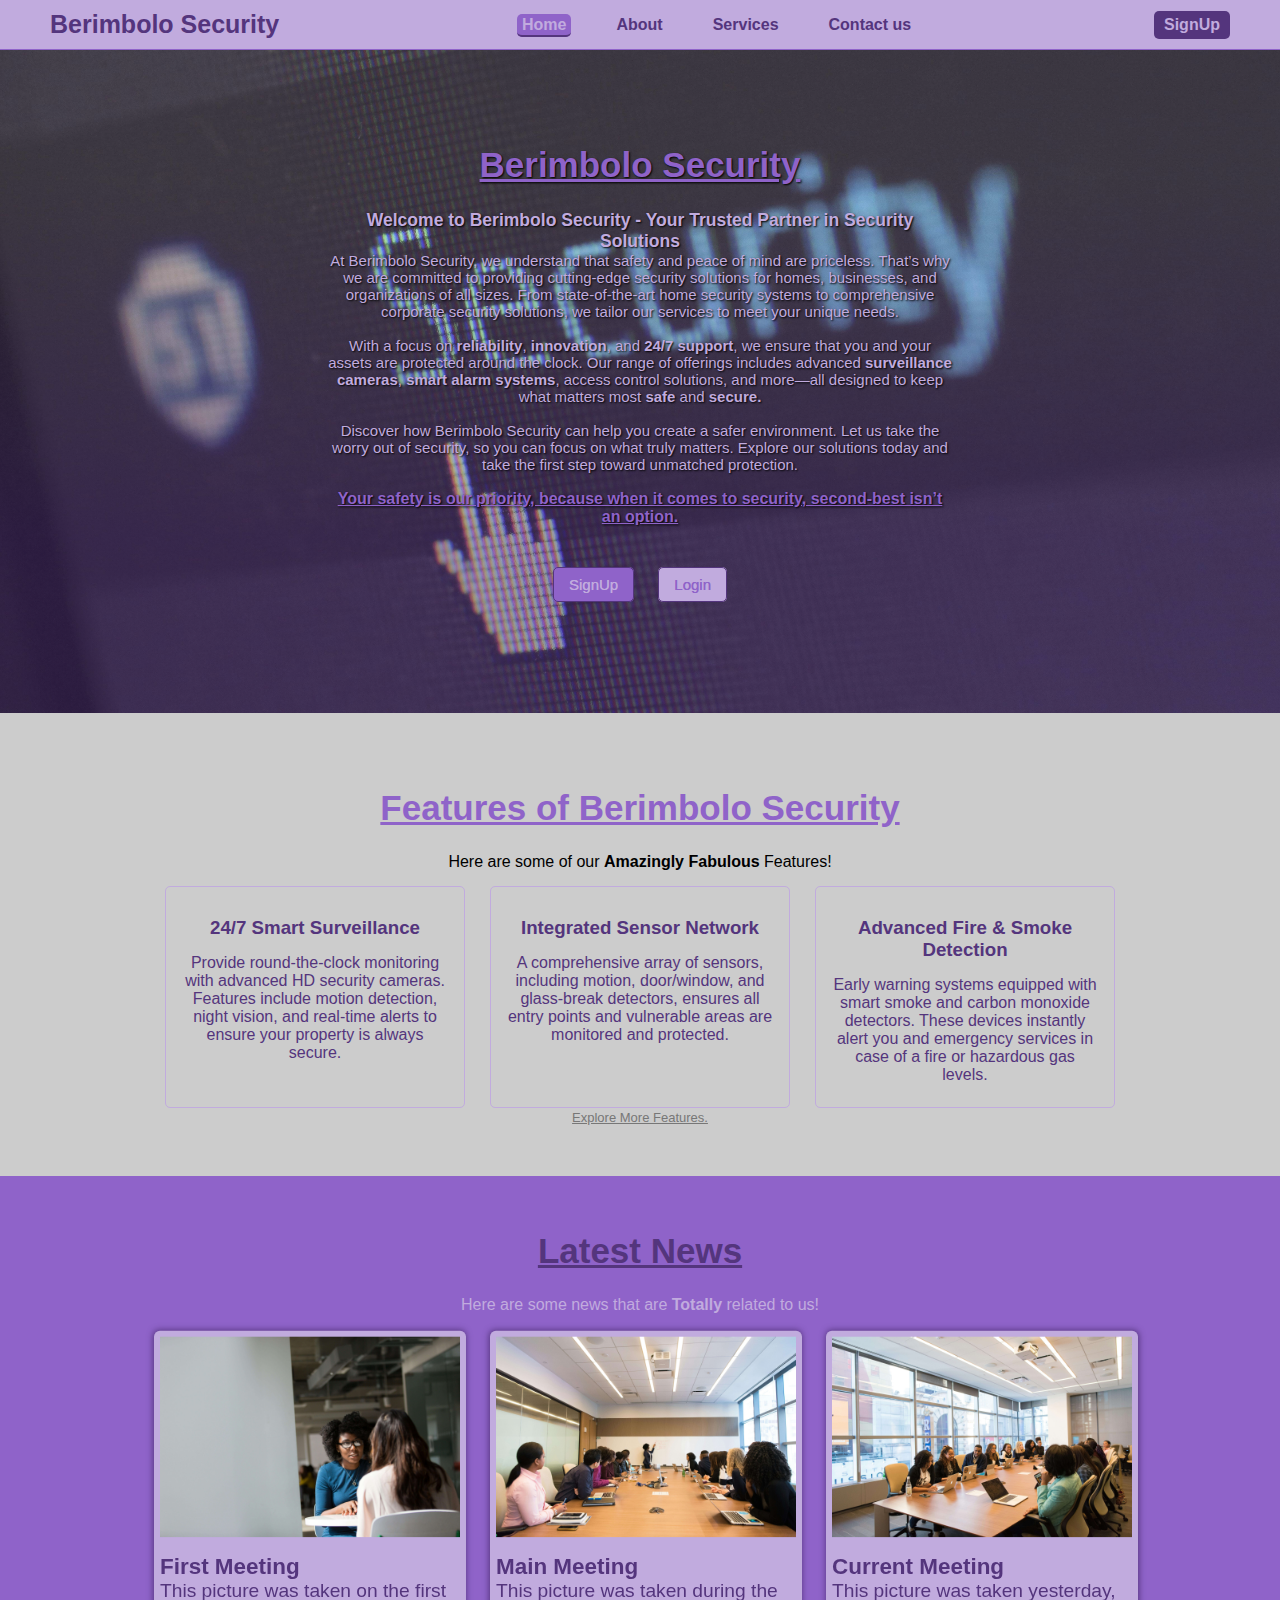
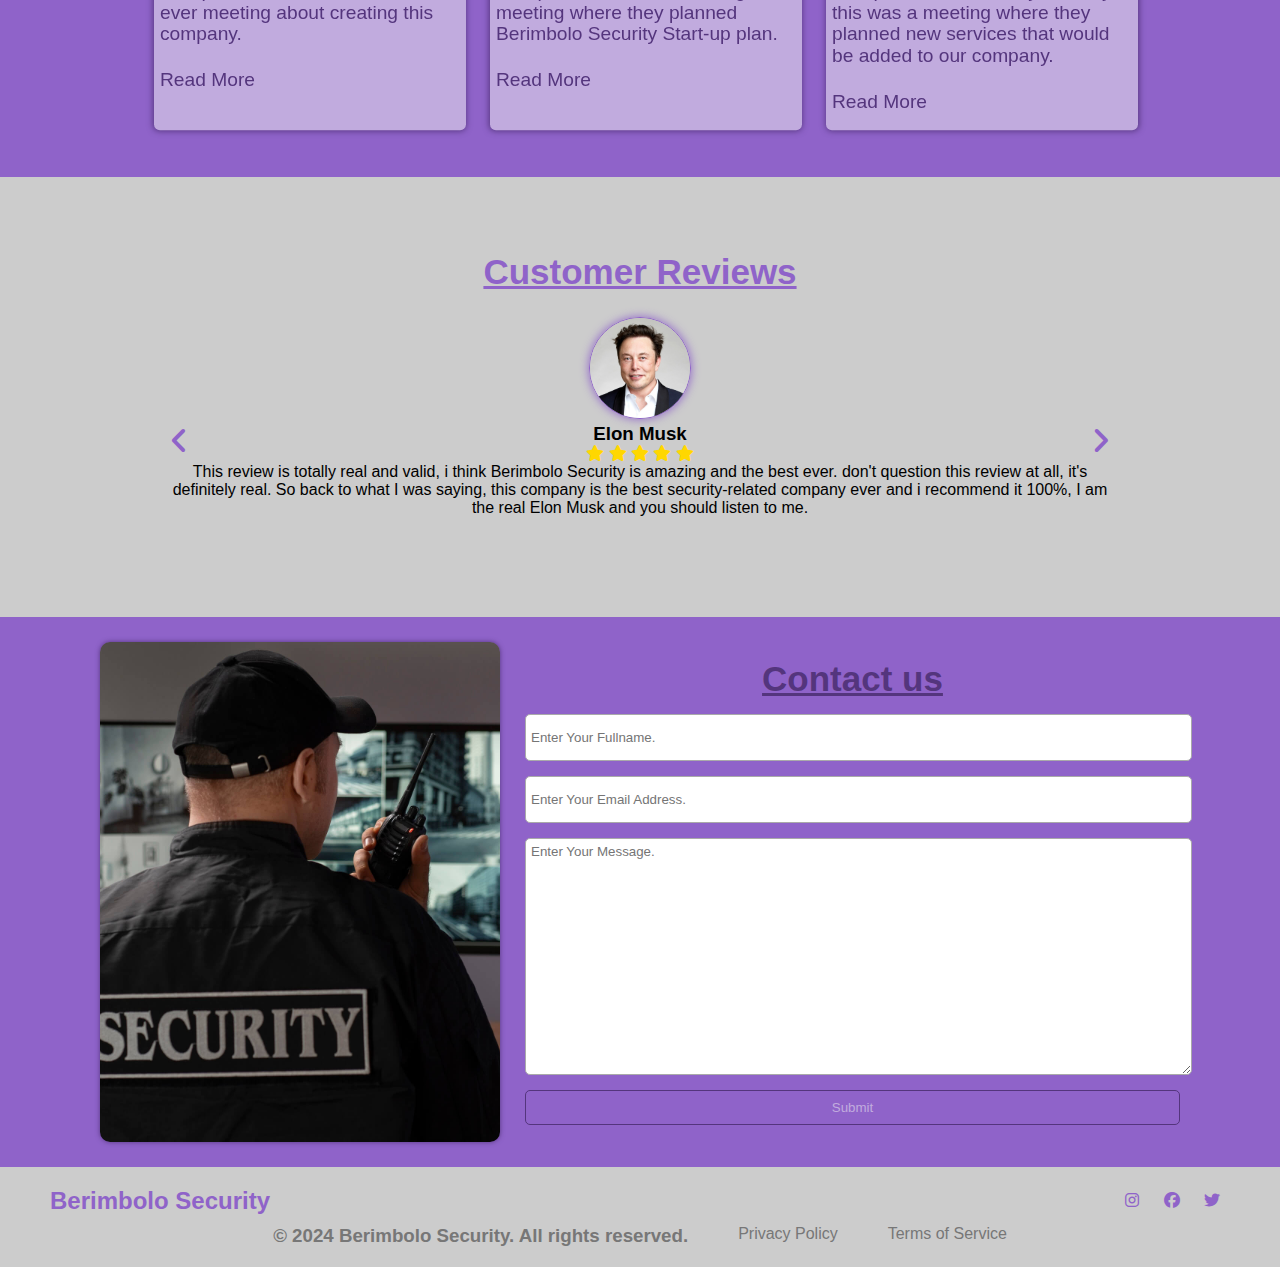
<file: index.html>
<!DOCTYPE html>
<html lang="en">
<head>
    <meta charset="UTF-8">
    <meta name="viewport" content="width=device-width, initial-scale=1.0">
    <title>Berimbolo Security - Security Services Website.</title>
    <link rel="stylesheet" href="./css/style.css">
    <link rel="stylesheet" href="./css/all.min.css">
</head>
<body>

    <!-- Navigation bar -->

    <header id="navigation">
        <nav id="navbar">
            <a href="index.html" id="logo">Berimbolo Security</a>
            <ul>
                <li><a href="index.html" class="home tab">Home</a></li>
                <li><a href="aboutPage.html" class="about tab">About</a></li>
                <li><a href="servicesPage.html" class="service tab">Services</a></li>
                <li><a href="index.html#form-section" class="contact tab">Contact us</a></li>
            </ul>
            <a href="#" id="signBtn">SignUp</a>
            <a class="menu" onclick="navOpen()"><i class="fa-solid fa-bars"></i></a>
        </nav>
    </header>

    <!-- Side Navigation -->

    <header id="side-navigation">
        <nav id="side-nav">
            <ul>
                <li><a onclick="navClose()"><i class="fa-solid fa-xmark"></i></a></li>
                <li><a href="index.html" class="home tab">Home</a></li>
                <li><a href="aboutPage.html" class="about tab">About</a></li>
                <li><a href="servicesPage.html" class="service tab">Services</a></li>
                <li><a href="index.html#form-section" class="contact tab">Contact us</a></li>
                <li><a href="#" class="sign tab">SignUp</a></li>
            </ul>
            
        </nav>
    </header>

    <!-- Main section -->

        <header id="main-section">

            <section>

                <h1 class="topic">
                    Berimbolo Security
                </h1>

                <div class="text">
                    <h3>Welcome to Berimbolo Security - Your Trusted Partner in Security Solutions</h3>
                    <p class="intro">
                        At Berimbolo Security, we understand that safety and peace of mind are priceless. That’s why we are committed to providing cutting-edge security solutions for homes, businesses, and organizations of all sizes. From state-of-the-art home security systems to comprehensive corporate security solutions, we tailor our services to meet your unique needs.
                    </p>
                        <br>
                    <p class="intro">
                        With a focus on <strong>reliability</strong>, <strong>innovation</strong>, and <strong>24/7 support</strong>, we ensure that you and your assets are protected around the clock. Our range of offerings includes advanced <strong>surveillance cameras</strong>, <strong>smart alarm systems</strong>, access control solutions, and more—all designed to keep what matters most <strong>safe</strong> and <strong>secure.</strong>
                    </p>
                        <br>
                        <p class="intro">
                        Discover how Berimbolo Security can help you create a safer environment. Let us take the worry out of security, so you can focus on what truly matters. Explore our solutions today and take the first step toward unmatched protection.
                        </p>
                        <br>
                        <p id="priorityText" class="intro">
                        <strong>Your safety is our priority, because when it comes to security, second-best isn’t an option.</strong>
                        </p>
                    </p>

                    <div class="acc">
                        <a href="#" class="sign">SignUp</a>
                        <a href="#" class="log">Login</a>
                    </div>
                </div>

            </section>

        </header>

        <!-- Features Section -->

        <header id="feature-section">

            <section>

                <h1 class="topic">
                    Features of Berimbolo Security
                </h1>

                <p class="text">Here are some of our <strong>Amazingly Fabulous</strong> Features!</p>

                <div id="box-container">
                    <div class="box">
                        <h3>24/7 Smart Surveillance</h3>
                        <p>Provide round-the-clock monitoring with advanced HD security cameras. Features include motion detection, night vision, and real-time alerts to ensure your property is always secure.</p>
                    </div>
                    <div class="box">
                        <h3>Integrated Sensor Network</h3>
                        <p>A comprehensive array of sensors, including motion, door/window, and glass-break detectors, ensures all entry points and vulnerable areas are monitored and protected.</p>
                    </div>
                    <div class="box">
                        <h3>Advanced Fire & Smoke Detection</h3>
                        <p>Early warning systems equipped with smart smoke and carbon monoxide detectors. These devices instantly alert you and emergency services in case of a fire or hazardous gas levels.</p>
                    </div>
                </div>

                <a href="aboutPage.html">Explore More Features.</a>
                
            </section>

        </header>

        <!-- Latest News Section -->

        <header id="news-section">

            <section>

                <h1 class="topic">
                    Latest News
                </h1>

                <p class="text">Here are some news that are <strong>Totally</strong> related to us!</p>

                <div class="news-container">

                    <a href="#">
                        <div class="news">
                            <img src="./imgs/meeting (1).jpg" alt="meeting">
                            <div class="text">
                                <h3>First Meeting</h3>
                                <p>This picture was taken on the first ever meeting about creating this company.</p>
                                <a href="#">Read More</a>
                            </div>
                        </div>
                    </a>

                    <a href="#">
                        <div class="news">
                            <img src="./imgs/meeting (2).jpg" alt="meeting">
                            <div class="text">
                                <h3>Main Meeting</h3>
                                <p>This picture was taken during the meeting where they planned Berimbolo Security Start-up plan.</p>
                                <a href="#">Read More</a>
                            </div>
                        </div>
                    </a>

                    <a href="#">
                        <div class="news">
                            <img src="./imgs/meeting (3).jpg" alt="meeting">
                            <div class="text">
                                <h3>Current Meeting</h3>
                                <p>This picture was taken yesterday, this was a meeting where they planned new services that would be added to our company.</p>
                                <a href="#">Read More</a>
                            </div>
                        </div>
                    </a>
                    
                </div>

            </section>

        </header>

        <!-- Customer Reviews Section -->

        <header id="reviews-section">

            <section>

                <h1 class="topic">
                    Customer Reviews
                </h1>

                <div class="review-container">

                    <a class="prev" onclick="plusSlides(-1)"><i class="fa-solid fa-angle-left"></i></a>
                    <a class="next" onclick="plusSlides(1)"><i class="fa-solid fa-angle-right"></i></a>

                    <div class="review">
                        <img src="./imgs/ElonMusk.jpg" alt="Elon Musk Review" class="Elon">
                        <h3>Elon Musk</h3>
                        <div class="stars">
                            <i class="fa-solid fa-star"></i>
                            <i class="fa-solid fa-star"></i>
                            <i class="fa-solid fa-star"></i>
                            <i class="fa-solid fa-star"></i>
                            <i class="fa-solid fa-star"></i>
                        </div>
                        <p class="review-text">This review is totally real and valid, i think Berimbolo Security is amazing and the best ever. don't question this review at all, it's definitely real. So back to what I was saying, this company is the best security-related company ever and i recommend it 100%, I am the real Elon Musk and you should listen to me.</p>
                    </div>

                    <div class="review">
                        <img src="./imgs/Lionel Messi.jfif" alt="Lionel Messi Review">
                        <h3>Lionel Messi</h3>
                        <div class="stars">
                            <i class="fa-solid fa-star"></i>
                            <i class="fa-solid fa-star"></i>
                            <i class="fa-solid fa-star"></i>
                            <i class="fa-solid fa-star"></i>
                            <i class="fa-solid fa-star-half-stroke"></i>
                        </div>
                        <p class="review-text">I think Berimbolo Security is amazing and the best ever. This company is the best security-related company you could ever choose, you should listen to Elon Musk.</p>
                    </div>

                    <div class="review">
                        <img src="./imgs/TomCruise.jpg" alt="Tom Cruise Review">
                        <h3>Tom Cruise</h3>
                        <div class="stars">
                            <i class="fa-solid fa-star"></i>
                            <i class="fa-solid fa-star"></i>
                            <i class="fa-solid fa-star"></i>
                            <i class="fa-solid fa-star"></i>
                            <i class="fa-solid fa-star"></i>
                        </div>
                        <p class="review-text">Berimbolo Security is The best in the field. Best security-related company i have ever encountered, you should listen to Elon Musk.</p>
                    </div>

                    <div class="review">
                        <img src="./imgs/TheRock.jpg" alt="The Rock Review">
                        <h3>The Rock</h3>
                        <div class="stars">
                            <i class="fa-solid fa-star"></i>
                            <i class="fa-solid fa-star"></i>
                            <i class="fa-solid fa-star"></i>
                            <i class="fa-solid fa-star"></i>
                            <i class="fa-solid fa-star-half-stroke"></i>
                        </div>
                        <p class="review-text">What can i say? Berimbolo Security Rocks. Listen to Elon Musk!</p>
                    </div>

                </div>

            </section>

        </header>

        <!-- Contact us Section -->

        <header id="form-section">

            <form>
                <img src="./imgs/WatchGuards (2).jpg" alt="Watch Guard">

                <div>
                    <h1 class="topic">Contact us</h1>

                    <input type="text" placeholder="Enter Your Fullname." id="username" required>
                    <input type="email" placeholder="Enter Your Email Address." id="email" required>
                    <textarea placeholder="Enter Your Message." id="message" rows="15" required></textarea>

                    <button type="submit">Submit</button>
                </div>
            </form>
            
        </header>

        <!-- Footer -->

        <footer>
            <div class="topFooter">
                <h2 class="cName">Berimbolo Security</h2>

                <div class="socials">
                    <i class="fa-brands fa-instagram"></i>
                    <i class="fa-brands fa-facebook"></i>
                    <i class="fa-brands fa-twitter"></i>
                </div>
            </div>
            <div class="bottomFooter">
                <h3>&copy; 2024 Berimbolo Security. All rights reserved.</h3>
                <a href="#">Privacy Policy</a>
                <a href="#">Terms of Service</a>
            </div>
        </footer>
    
</body>
<script src="./js/script.js"></script>
<script src="./js/navToggle.js"></script>
</html>
</file>
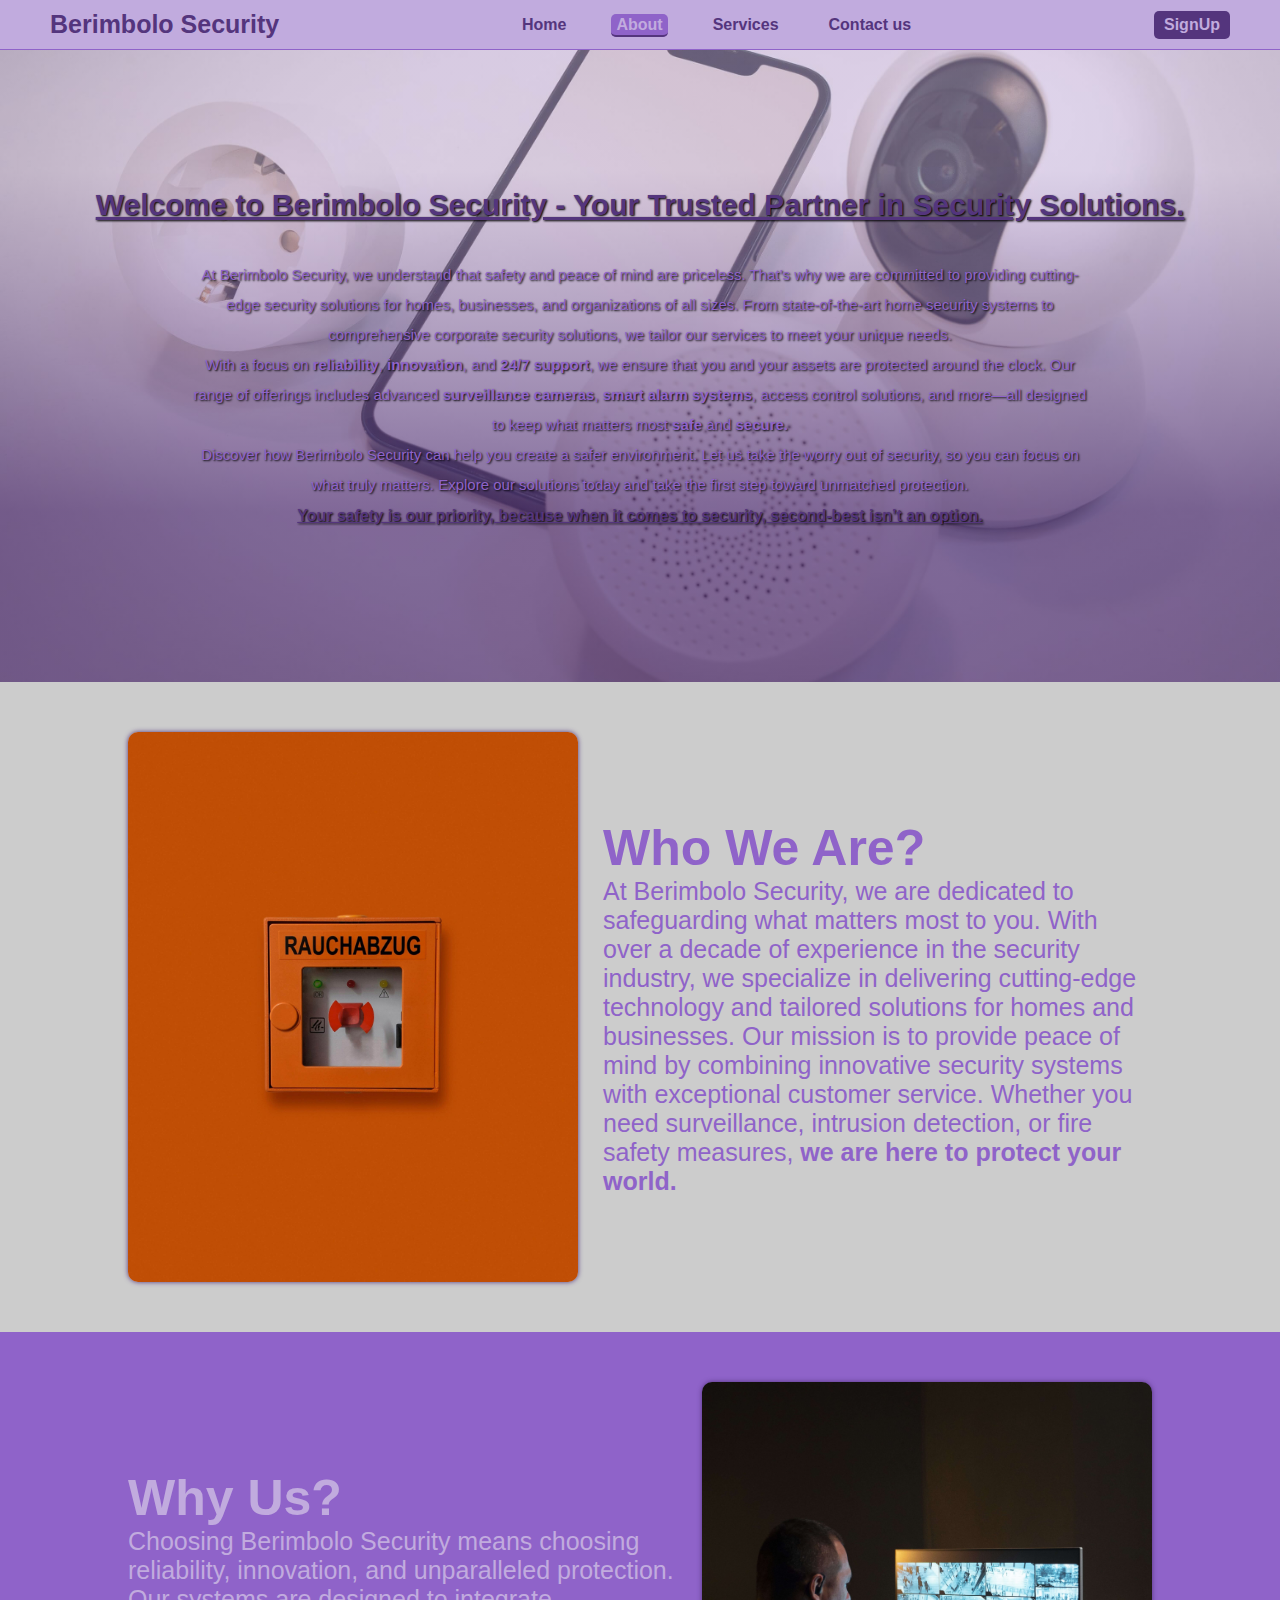
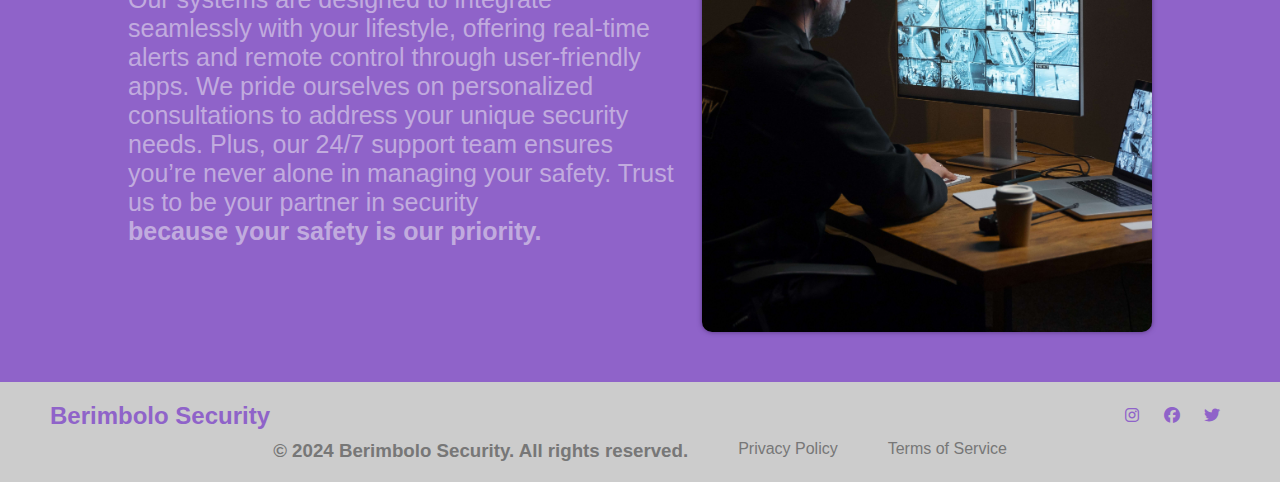
<file: aboutPage.html>
<!DOCTYPE html>
<html lang="en">
<head>
    <meta charset="UTF-8">
    <meta name="viewport" content="width=device-width, initial-scale=1.0">
    <title>Berimbolo Security - About</title>
    <link rel="stylesheet" href="./css/aboutPageStyle.css">
    <link rel="stylesheet" href="./css/all.min.css">
</head>
<body>

    <!-- Navigation bar -->

    <header id="navigation">
        <nav id="navbar">
            <a href="index.html" id="logo">Berimbolo Security</a>
            <ul>
                <li><a href="index.html" class="home tab">Home</a></li>
                <li><a href="aboutPage.html" class="about tab">About</a></li>
                <li><a href="servicesPage.html" class="service tab">Services</a></li>
                <li><a href="index.html#form-section" class="contact tab">Contact us</a></li>
            </ul>
            <a href="#" id="signBtn">SignUp</a>
            <a class="menu" onclick="navOpen()"><i class="fa-solid fa-bars"></i></a>
        </nav>
    </header>

    <!-- Side Navigation -->

    <header id="side-navigation">
        <nav id="side-nav">
            <ul>
                <li><a onclick="navClose()"><i class="fa-solid fa-xmark"></i></a></li>
                <li><a href="index.html" class="home tab">Home</a></li>
                <li><a href="aboutPage.html" class="about tab">About</a></li>
                <li><a href="servicesPage.html" class="service tab">Services</a></li>
                <li><a href="index.html#form-section" class="contact tab">Contact us</a></li>
                <li><a href="#" class="sign tab">SignUp</a></li>
            </ul>
            
        </nav>
    </header>

    <!-- About Section -->

    <header id="intro-section">

        <section class="introduction">
            <h1 class="topic">Welcome to Berimbolo Security - Your Trusted Partner in Security Solutions.</h1>
            <p>
                At Berimbolo Security, we understand that safety and peace of mind are priceless. That’s why we are committed to providing cutting-edge security solutions for homes, businesses, and organizations of all sizes. From state-of-the-art home security systems to comprehensive corporate security solutions, we tailor our services to meet your unique needs.
                <br>
                With a focus on <strong>reliability</strong>, <strong>innovation</strong>, and <strong>24/7 support</strong>, we ensure that you and your assets are protected around the clock. Our range of offerings includes advanced <strong>surveillance cameras</strong>, <strong>smart alarm systems</strong>, access control solutions, and more—all designed to keep what matters most <strong>safe</strong> and <strong>secure.</strong>
                <br>
                Discover how Berimbolo Security can help you create a safer environment. Let us take the worry out of security, so you can focus on what truly matters. Explore our solutions today and take the first step toward unmatched protection.
                <br>
                <strong id="priorityText">Your safety is our priority, because when it comes to security, second-best isn’t an option.</strong>
            </p>
        </section>

    </header>

    <header class="fir-about-sect">

        <section class="fir-about">
            <img src="./imgs/FireAlarm (1).jpg" alt="Fire Alarm">
            <div class="text">
                <h1>Who We Are?</h1>
                <p>At Berimbolo Security, we are dedicated to safeguarding what matters most to you. With over a decade of experience in the security industry, we specialize in delivering cutting-edge technology and tailored solutions for homes and businesses. Our mission is to provide peace of mind by combining innovative security systems with exceptional customer service. Whether you need surveillance, intrusion detection, or fire safety measures,<strong> we are here to protect your world.</strong></p>
            </div>
        </section>
        
    </header>

    <header class="sec-about-sect">

        <section class="sec-about">
            <div class="text">
                <h1>Why Us?</h1>
                <p>Choosing Berimbolo Security means choosing reliability, innovation, and unparalleled protection. Our systems are designed to integrate seamlessly with your lifestyle, offering real-time alerts and remote control through user-friendly apps. We pride ourselves on personalized consultations to address your unique security needs. Plus, our 24/7 support team ensures you’re never alone in managing your safety. Trust us to be your partner in security <br> <strong>because your safety is our priority.</strong></p>
            </div>
            <img src="./imgs/WatchGuards (1).jpg" alt="Watch Guard">
        </section>

    </header>


        <!-- Footer -->

        <footer>
            <div class="topFooter">
                <h2 class="cName">Berimbolo Security</h2>

                <div class="socials">
                    <i class="fa-brands fa-instagram"></i>
                    <i class="fa-brands fa-facebook"></i>
                    <i class="fa-brands fa-twitter"></i>
                </div>
            </div>
            <div class="bottomFooter">
                <h3>&copy; 2024 Berimbolo Security. All rights reserved.</h3>
                <a href="#">Privacy Policy</a>
                <a href="#">Terms of Service</a>
            </div>
        </footer>
    
</body>
<script src="./js/navToggle.js"></script>
</html>
</file>
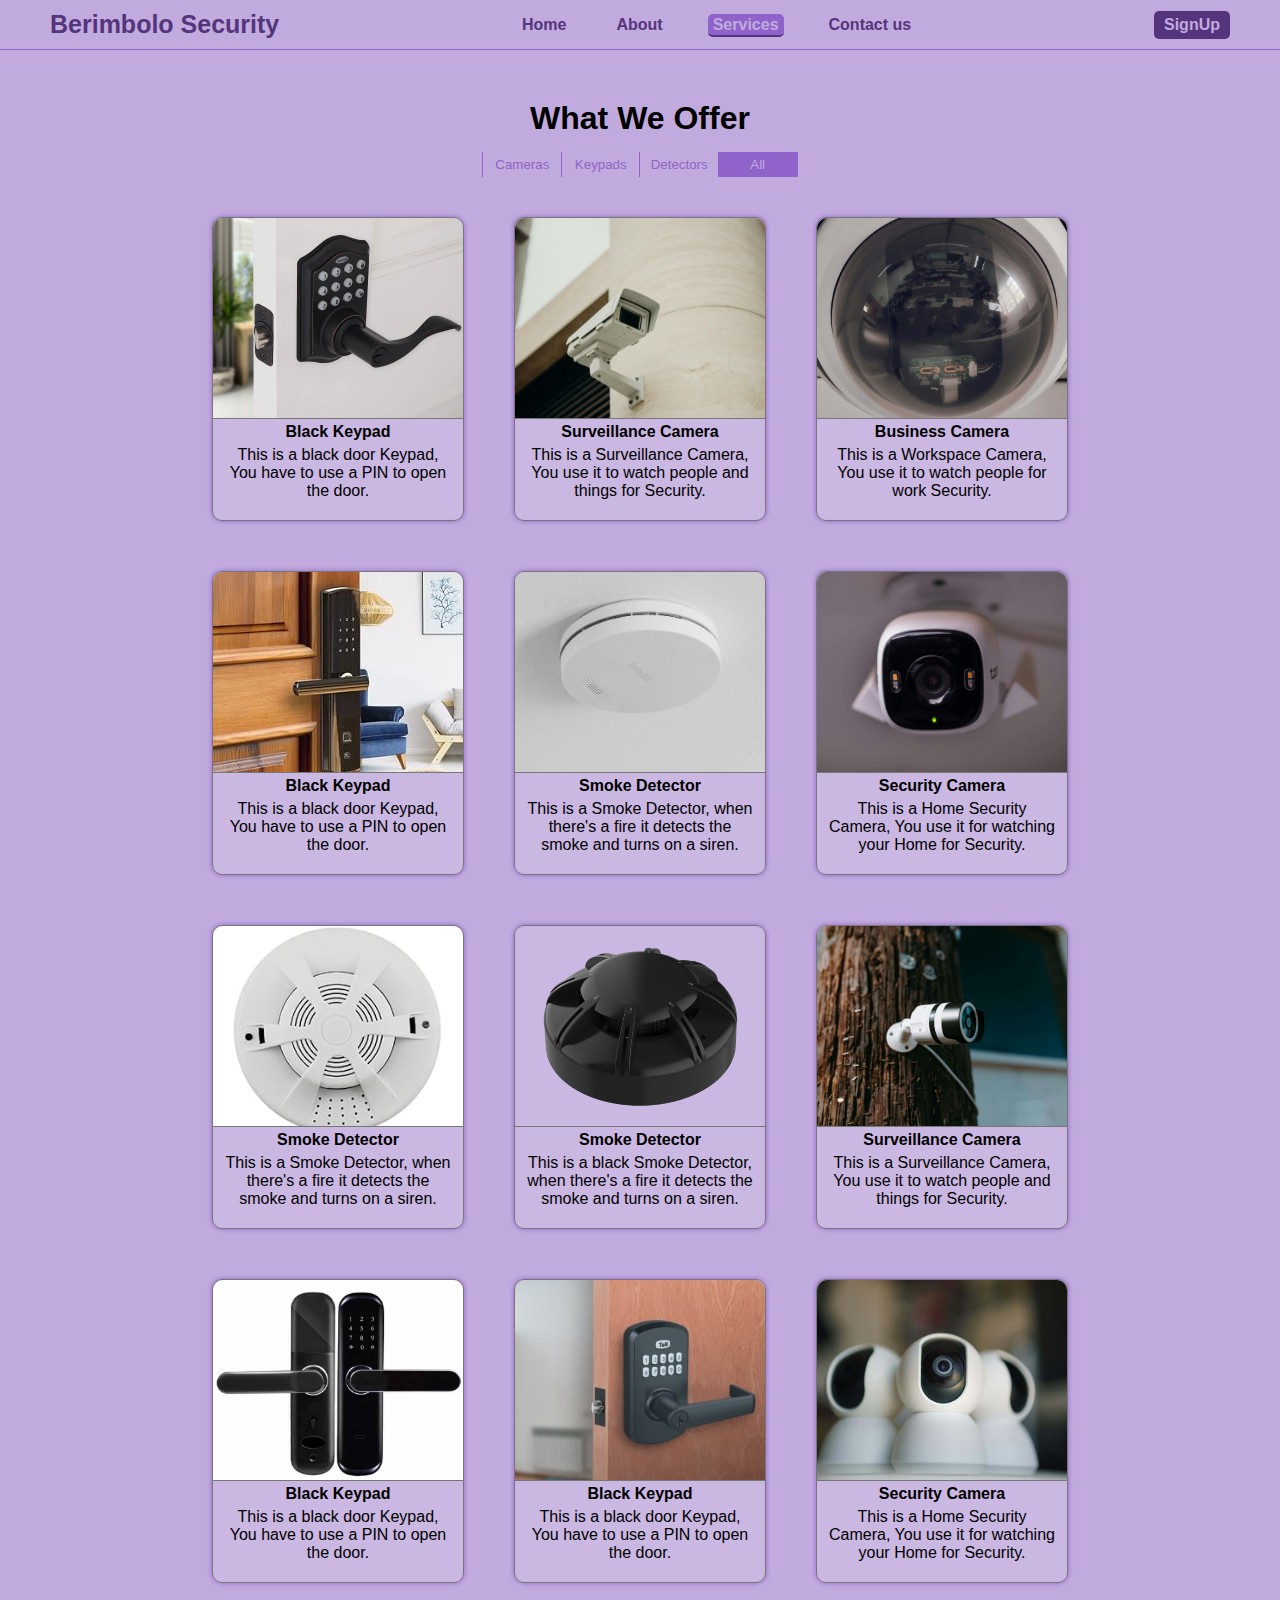
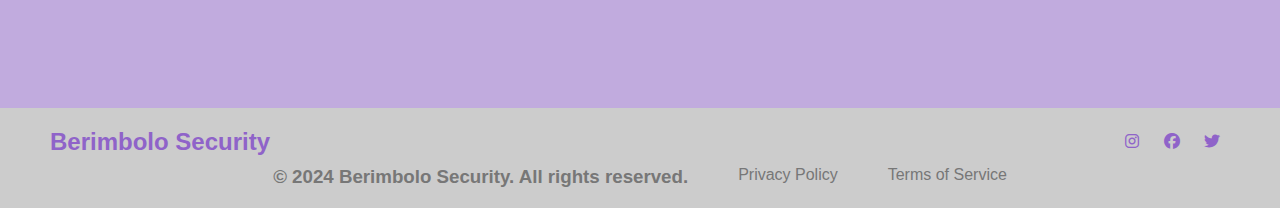
<file: servicesPage.html>
<!DOCTYPE html>
<html lang="en">
<head>
    <meta charset="UTF-8">
    <meta name="viewport" content="width=device-width, initial-scale=1.0">
    <title>Berimbolo Security - Services</title>
    <link rel="stylesheet" href="./css/servicesPageStyle.css">
    <link rel="stylesheet" href="./css/all.min.css">
</head>
<body>

    <!-- Navigation bar -->

    <header id="navigation">
        <nav id="navbar">
            <a href="index.html" id="logo">Berimbolo Security</a>
            <ul>
                <li><a href="index.html" class="home tab">Home</a></li>
                <li><a href="aboutPage.html" class="about tab">About</a></li>
                <li><a href="servicesPage.html" class="service tab">Services</a></li>
                <li><a href="index.html#form-section" class="contact tab">Contact us</a></li>
            </ul>
            <a href="#" id="signBtn">SignUp</a>
            <a class="menu" onclick="navOpen()"><i class="fa-solid fa-bars"></i></a>
        </nav>
    </header>

    <!-- Side Navigation -->

    <header id="side-navigation">
        <nav id="side-nav">
            <ul>
                <li><a onclick="navClose()"><i class="fa-solid fa-xmark"></i></a></li>
                <li><a href="index.html" class="home tab">Home</a></li>
                <li><a href="aboutPage.html" class="about tab">About</a></li>
                <li><a href="servicesPage.html" class="service tab">Services</a></li>
                <li><a href="index.html#form-section" class="contact tab">Contact us</a></li>
                <li><a href="#" class="sign tab">SignUp</a></li>
            </ul>
            
        </nav>
    </header>

    <!-- Services -->

    <header id="services-section">

        <h1 class="topic">
            What We Offer
        </h1>

        <div id="switcher">
            <button class="toggler camera" onclick="camGenre()">Cameras</button>
            <button class="toggler keypad" onclick="padGenre()">Keypads</button>
            <button class="toggler detector" onclick="smokeGenre()">Detectors</button>
            <button class="toggler selAll selected" onclick="allGenres()">All</button>
        </div>

        <div class="genre-container">

            <div class="genre pad">
                <img src="./imgs/keypad (8).jpg" alt="keypad1">
                <div class="genre-text">
                    <h4>Black Keypad</h4>
                    <p>This is a black door Keypad, You have to use a PIN to open the door.</p>
                </div>
            </div>

                <div class="genre cam">
                    <img src="./imgs/camera (2).jpg" alt="camera1">
                    <div class="genre-text">
                        <h4>Surveillance Camera</h4>
                        <p>This is a Surveillance Camera, You use it to watch people and things for Security.</p>
                    </div>
                </div>

                <div class="genre cam">
                    <img src="./imgs/camera (3).jpg" alt="camera2">
                    <div class="genre-text">
                        <h4>Business Camera</h4>
                        <p>This is a Workspace Camera, You use it to watch people for work Security.</p>
                    </div>
                </div>

                <div class="genre pad">
                    <img src="./imgs/keypad (5).jpeg" alt="keypad2">
                    <div class="genre-text">
                        <h4>Black Keypad</h4>
                        <p>This is a black door Keypad, You have to use a PIN to open the door.</p>
                    </div>
                </div>

                <div class="genre smoke">
                    <img src="./imgs/SmokeDetector (6).jpg" alt="smoke detector1">
                    <div class="genre-text">
                        <h4>Smoke Detector</h4>
                        <p>This is a Smoke Detector, when there's a fire it detects the smoke and turns on a siren.</p>
                    </div>
                </div>

                <div class="genre cam">
                    <img src="./imgs/camera (4).jpg" alt="camera3">
                    <div class="genre-text">
                        <h4>Security Camera</h4>
                        <p>This is a Home Security Camera, You use it for watching your Home for Security.</p>
                    </div>
                </div>

                <div class="genre smoke">
                    <img src="./imgs/SmokeDetector (4).jpeg" alt="smoke detector2">
                    <div class="genre-text">
                        <h4>Smoke Detector</h4>
                        <p>This is a Smoke Detector, when there's a fire it detects the smoke and turns on a siren.</p>
                    </div>
                </div>

                <div class="genre smoke">
                    <img src="./imgs/SmokeDetector (7).png" alt="smoke detector3">
                    <div class="genre-text">
                        <h4>Smoke Detector</h4>
                        <p>This is a black Smoke Detector, when there's a fire it detects the smoke and turns on a siren.</p>
                    </div>
                </div>

                <div class="genre cam">
                    <img src="./imgs/camera (9).jpg" alt="camera4">
                    <div class="genre-text">
                        <h4>Surveillance Camera</h4>
                        <p>This is a Surveillance Camera, You use it to watch people and things for Security.</p>
                    </div>
                </div>

                <div class="genre pad">
                    <img src="./imgs/keypad (3).jpeg" alt="keypad3">
                    <div class="genre-text">
                        <h4>Black Keypad</h4>
                        <p>This is a black door Keypad, You have to use a PIN to open the door.</p>
                    </div>
                </div>

                <div class="genre pad">
                    <img src="./imgs/keypad (9).jpg" alt="keypad2">
                    <div class="genre-text">
                        <h4>Black Keypad</h4>
                        <p>This is a black door Keypad, You have to use a PIN to open the door.</p>
                    </div>
                </div>

                <div class="genre cam">
                    <img src="./imgs/camera (6).jpg" alt="camera5">
                    <div class="genre-text">
                        <h4>Security Camera</h4>
                        <p>This is a Home Security Camera, You use it for watching your Home for Security.</p>
                    </div>
                </div>

        </div>

    </header>



    <!-- Footer -->

    <footer>
        <div class="topFooter">
            <h2 class="cName">Berimbolo Security</h2>

            <div class="socials">
                <i class="fa-brands fa-instagram"></i>
                <i class="fa-brands fa-facebook"></i>
                <i class="fa-brands fa-twitter"></i>
            </div>
        </div>
        <div class="bottomFooter">
            <h3>&copy; 2024 Berimbolo Security. All rights reserved.</h3>
            <a href="#">Privacy Policy</a>
            <a href="#">Terms of Service</a>
        </div>
    </footer>
    
</body>
<script src="./js/servicesPageScript.js"></script>
<script src="./js/navToggle.js"></script>
</html>
</file>
<file: css/style.css>
*{
    margin: 0;
    padding: 0;
    scroll-behavior: smooth;
}

body{
    background-color: #ccc;
    font-family: Arial;
    overflow-x: hidden;
}

:root{
    --primaryColor: #c1abde;
    --darkPrimaryColor: #8F63C9;
    --darkerPrimaryColor: #54357d;
    --lightColor: #fff;
    --darkColor: #000;
}

::-webkit-scrollbar{
    width: 2px;
}
::-webkit-scrollbar-track{
    background-color: var(--primaryColor);
}
::-webkit-scrollbar-thumb{
    background-color: var(--darkerPrimaryColor);
    border-radius: 5px;
}



/* Navigation bar */



#navigation{
    position: fixed;
    width: 100%;
    z-index: 999;
}

#navbar{
    display: flex;
    justify-content: space-between;
    background-color: var(--primaryColor);
    padding: 10px 50px;
    border-bottom: 1px solid var(--darkPrimaryColor);
    font-weight: bold;
}

#logo{
    color: var(--darkerPrimaryColor);
    align-self: center;
    font-size: 25px;
    text-decoration: none;
}

#navbar ul{
    display: flex;
    flex-direction: row;
    align-self: center;
}

#navbar ul li{
    list-style: none;
    margin: 0 20px;
}

#navbar .tab{
    position: relative;
    text-decoration: none;
    color: var(--darkerPrimaryColor);
    padding: 2px 5px;
    border-radius: 5px;
}
#navbar .tab:hover{
    border-bottom: 2px solid var(--darkerPrimaryColor);
    color: var(--primaryColor);
    background-color: var(--darkPrimaryColor);
}
#navbar .tab::after{
    position: absolute;
    content: "";
    background-color: var(--darkColor);
    border-radius: 5px;
    left: 0;
    top: 0;
    width: 100%;
    height: 100%;
    opacity: 0;
}
#navbar .tab:hover::after{
    opacity: 0.2;
}
#navbar .tab:active{
    background-color: var(--darkerPrimaryColor);
}

#navbar .home{
    background-color: var(--darkPrimaryColor);
    color: var(--primaryColor);
    border-bottom: 2px solid var(--darkerPrimaryColor);
}

#signBtn{
    position: relative;
    text-decoration: none;
    align-self: center;
    color: var(--primaryColor);
    background-color: var(--darkerPrimaryColor);
    border-radius: 5px;
    padding: 5px 10px;
}
#signBtn::after{
    position: absolute;
    content: "";
    background-color: var(--darkColor);
    border-radius: 5px;
    left: 0;
    top: 0;
    width: 100%;
    height: 100%;
    opacity: 0;
}

#signBtn:hover::after{
    opacity: 0.2;
}

.menu{
    display: none;
    cursor: pointer;
}



/* Side Navigation bar */



#side-nav{
    display: none;
}



/* Main section */



#main-section{
    background-image: linear-gradient(to top, rgb(84, 53, 125, 0.5) 25%, rgb(193, 171, 222, 0.2) 75%), url("../imgs/SecurityBG.jpg");
    background-size: cover;
    object-fit: cover;
    background-position: center;
    align-content: center;
    text-align: center;
    height: fit-content;
    padding: 120px;
    font-size: 18px;
    text-shadow: 1px 1px 2px var(--darkColor);
}

.topic{
    font-size: 35px;
    margin: 25px 0;
    text-decoration: underline;
    color: var(--darkPrimaryColor);
}

#main-section .text{
    width: 60%;
    justify-self: center;
    font-size: 15px;
    color: var(--primaryColor);
}

#priorityText{
    text-decoration: underline;
    font-size: medium;
    color: var(--darkPrimaryColor);
}

#main-section .acc{
    margin-top: 50px;
}

#main-section .acc a{
    position: relative;
    background-color: var(--darkPrimaryColor);
    color: var(--primaryColor);
    border: 1px solid var(--darkerPrimaryColor);
    border-radius: 5px;
    padding: 8px 15px;
    text-decoration: none;
    margin: 0 10px;
    text-shadow: 0 0 0;
}
#main-section .acc .log{
    background-color: var(--primaryColor);
    color: var(--darkPrimaryColor);
}

#main-section .acc a::after{
    position: absolute;
    content: "";
    background-color: var(--darkColor);
    border-radius: 5px;
    left: 0;
    top: 0;
    width: 100%;
    height: 100%;
    opacity: 0;
}
#main-section .acc a:hover::after{
    opacity: 0.2;
}

#main-section .acc a:active{
    background-color: var(--darkerPrimaryColor);
    color: var(--darkPrimaryColor);
}
#main-section .acc a:active::after{
    opacity: 0;
}

/* Features section */



#feature-section{
    width: 100%;
    height: fit-content;
    padding: 50px 0;
    text-align: center;
    justify-self: center;
    align-content: center;
}

#feature-section .text{
    color: var(--darkColor);
}

#feature-section #box-container{
    display: grid;
    grid-template-columns: repeat(3, minmax(250px, 300px));
    justify-content: center;
    gap: 25px;
}

#feature-section #box-container .box{
    background-color: transparent;
    border: 1px solid var(--primaryColor);
    color: var(--darkerPrimaryColor);
    border-radius: 5px;
    height: 160px;
    padding: 30px 15px;
    margin-top: 15px;
}

#feature-section #box-container .box h3{
    margin-bottom: 15px;
}

#feature-section a{
    font-size: small;
    color: #777;
}



/* Latest news section */



#news-section{
    background-color: var(--darkPrimaryColor);
    width: 100%;
    height: fit-content;
    padding: 30px 0;
    text-align: center;
    justify-self: center;
    align-content: center;
}

#news-section .topic{
    color: var(--darkerPrimaryColor);
}

#news-section .text{
    color: var(--primaryColor);
}

#news-section .news-container{
    display: flex;
    justify-self: center;
    justify-content: center;
    column-gap: 10px;
    transform: scale(1.2);
    margin: 50px 0;
}

#news-section .news-container .news{
    background-color: var(--primaryColor);
    width: 250px;
    padding: 5px;
    border-radius: 5px;
    box-shadow: 0 0 5px 0 var(--darkerPrimaryColor);
    transition: 500ms ease;
    cursor: pointer;
}
#news-section .news-container .news:hover{
    transform: scale(1.02);
}

#news-section .news-container .news img{
    width: 100%;
}

#news-section .news-container .news .text{
    color: var(--darkerPrimaryColor);
    display: flex;
    flex-direction: column;
    row-gap: 20px;
    margin: 10px 0;
    text-align: start;
}

#news-section .news-container .news .text a{
    text-decoration: none;
    color: inherit;
}



/* Customer reviews section */



#reviews-section{
    height: fit-content;
    padding: 50px 0;
    text-align: center;
}

.review-container{
    position: relative;
    width: 75%;
    display: flex;
    flex-direction: row;
    flex-wrap: wrap;
    justify-self: center;
    justify-content: center;
    gap: 50px;
}

.review{
    height: 250px;
    justify-self: center;
}

.review img{
    object-fit: cover;
    width: 100px;
    height: 100px;
    border-radius: 100px;
    border: 1px solid var(--darkPrimaryColor);
    box-shadow: 0 0 10px 0 var(--darkPrimaryColor);
    transition: 1000ms ease;
    cursor: pointer;
}
.review img:hover{
    transform: scale(1.02);
}

.review .Elon{
    object-position: top;
}

.stars{
    color: #ffd700;
}

.prev, .next{
    position: absolute;
    align-self: center;
    font-size: 30px;
    padding: 10px;
    border-radius: 5px;
    cursor: pointer;
    color: var(--darkPrimaryColor);
}

.prev{
    left: 0;
}

.next{
    right: 0;
}



/* Form section */



#form-section{
    background-color: var(--darkPrimaryColor);
    padding: 25px 100px;
}

#form-section form{
    display: flex;
    justify-content: center;
    gap: 25px;
    text-align: center;
}

#form-section img{
   object-fit: cover;
    width: 400px;
    height: 500px;
    border-radius: 10px;
    box-shadow: 0 0 5px 0 var(--darkerPrimaryColor);
    transition: 1000ms ease;
    cursor: pointer;
}
#form-section img:hover{
    transform: scale(1.02);
}

#form-section form div{
    align-content: center;
    width: 80%;
}

#form-section .topic{
    color: var(--darkerPrimaryColor);
    margin: 0;
}

#form-section input{
    display: block;
    height: 35px;
    width: 100%;
    padding: 5px;
    border-radius: 5px;
    border: 1px solid #aaa;
    margin: 15px 0;
}

#form-section textarea{
    display: block;
    width: 100%;
    padding: 5px;
    border-radius: 5px;
    border: 1px solid #aaa;
    margin: 15px 0;
    font-family: inherit;
}

#form-section button{
    position: relative;
    background-color: var(--darkPrimaryColor);
    color: var(--primaryColor);
    height: 35px;
    width: 100%;
    padding: 5px;
    border-radius: 5px;
    border: 1px solid var(--darkerPrimaryColor);
    cursor: pointer;
}

#form-section button::after{
    position: absolute;
    content: "";
    background-color: var(--darkColor);
    border-radius: 5px;
    left: 0;
    top: 0;
    width: 100%;
    height: 100%;
    opacity: 0;
}
#form-section button:hover::after{
    opacity: 0.2;
}

#form-section button:active{
    background-color: var(--darkerPrimaryColor);
    color: var(--darkPrimaryColor);
}
#form-section button:active::after{
    opacity: 0;
}



/* Footer */



footer{
    padding: 20px 50px;
}

footer .topFooter{
    display: flex;
    justify-content: space-between;
    color: var(--darkPrimaryColor);
    align-items: center;
    padding-bottom: 10px;
}

footer .topFooter .socials i{
    margin: 0 10px;
    cursor: pointer;
}

footer .bottomFooter{
    display: flex;
    justify-self: center;
    gap: 50px;
    color: #777;
}

footer .bottomFooter a{
    text-decoration: none;
    color: inherit;
}



/* Media 900px */



@media (max-width: 900px) {

    /* Navigation bar */
    #navbar ul, #navbar #signBtn{
        display: none;
    }

    #navigation{
        position: static;
        width: 100%;
    }

    #navbar{
        position: relative;
    }

    #navbar .menu{
        display: block;
        position: absolute;
        right: 50px;
        align-self: center;
        padding: 10px;
        border-radius: 5px;
    }

    #side-navigation{
        position: absolute;
        display: fixed;
        width: 50%;
        right: 0;
        top: 0;
        z-index: 999;
    }

    #side-nav{
        background-color: #54357dbb;
        backdrop-filter: blur(5px);
        height: 200vh;
        display: none;
        padding: 25px 25px;
    }

    #side-nav i{
        padding: 15px;
        border-radius: 5px;
        display: block;
        color: var(--lightColor);
        cursor: pointer;
    }
    #side-nav i:hover{
        background-color: #00000050;
        color: var(--primaryColor);
    }
    
    #side-nav ul li{
        list-style: none;
    }
    
    #side-nav .tab{
        display: block;
        text-decoration: none;
        padding: 10px 15px;
        color: var(--lightColor);
        border-radius: 5px;
    }
    #side-nav .tab:hover{
        background-color: #00000050;
        color: var(--primaryColor);
    }

    

    /* Main Section */



    #main-section{
        padding: 50px 0;
    }

    #main-section .text{
        width: 90%;
    }



    /* Features Section */



    #feature-section #box-container{
        grid-template-columns: repeat(1, 0.8fr);
        justify-self: center;
    }



    /* Latest News Section */



    #news-section .news-container{
        display: block;
        padding: 60px 0;
    }

    #news-section .news-container .news{
        margin: 15px 0;
    }

    

    /* Customer Reviews Section */



    .review-container{
        width: 90%;
    }



    /* Form Section */
    
    #form-section img{
       display: none;
    }
    
    #form-section form div{
        align-content: center;
        width: 90%;
    }



    /* Footer Section */



    footer{
        padding: 10px 10px;
    }

    footer .topFooter{
        font-size: 15px;
    }
    
    footer .topFooter .socials i{
        margin: 0 10px;
        cursor: pointer;
    }
    
    footer .bottomFooter{
        font-size: 10px;
    }
    
    footer .bottomFooter a{
        text-decoration: none;
        color: inherit;
    }
}
</file>
<file: css/aboutPageStyle.css>
*{
    margin: 0;
    padding: 0;
    scroll-behavior: smooth;
}

body{
    background-color: #ccc;
    font-family: Arial;
    overflow-x: hidden;
}

:root{
    --primaryColor: #c1abde;
    --darkPrimaryColor: #8F63C9;
    --darkerPrimaryColor: #54357d;
    --lightColor: #fff;
    --darkColor: #000;
}

::-webkit-scrollbar{
    width: 2px;
}
::-webkit-scrollbar-track{
    background-color: var(--primaryColor);
}
::-webkit-scrollbar-thumb{
    background-color: var(--darkerPrimaryColor);
    border-radius: 5px;
}



/* Navigation bar */



#navigation{
    position: fixed;
    width: 100%;
    z-index: 999;
}

#navbar{
    display: flex;
    justify-content: space-between;
    background-color: var(--primaryColor);
    padding: 10px 50px;
    border-bottom: 1px solid var(--darkPrimaryColor);
    font-weight: bold;
}

#logo{
    color: var(--darkerPrimaryColor);
    align-self: center;
    font-size: 25px;
    text-decoration: none;
}

#navbar ul{
    display: flex;
    flex-direction: row;
    align-self: center;
}

#navbar ul li{
    list-style: none;
    margin: 0 20px;
}

#navbar .tab{
    position: relative;
    text-decoration: none;
    color: var(--darkerPrimaryColor);
    padding: 2px 5px;
    border-radius: 5px;
}
#navbar .tab:hover{
    border-bottom: 2px solid var(--darkerPrimaryColor);
    color: var(--primaryColor);
    background-color: var(--darkPrimaryColor);
}
#navbar .tab::after{
    position: absolute;
    content: "";
    background-color: var(--darkColor);
    border-radius: 5px;
    left: 0;
    top: 0;
    width: 100%;
    height: 100%;
    opacity: 0;
}
#navbar .tab:hover::after{
    opacity: 0.2;
}
#navbar .tab:active{
    background-color: var(--darkerPrimaryColor);
}

#navbar .about{
    background-color: var(--darkPrimaryColor);
    color: var(--primaryColor);
    border-bottom: 2px solid var(--darkerPrimaryColor);
}

#signBtn{
    position: relative;
    text-decoration: none;
    align-self: center;
    color: var(--primaryColor);
    background-color: var(--darkerPrimaryColor);
    border-radius: 5px;
    padding: 5px 10px;
}
#signBtn::after{
    position: absolute;
    content: "";
    background-color: var(--darkColor);
    border-radius: 5px;
    left: 0;
    top: 0;
    width: 100%;
    height: 100%;
    opacity: 0;
}

#signBtn:hover::after{
    opacity: 0.2;
}

.menu{
    display: none;
    cursor: pointer;
}



/* Side Navigation bar */

#side-nav{
    display: none;
}



/* About Section */



#intro-section{
    background-image: linear-gradient(to top, rgb(84, 53, 125, 0.7) 25%, rgb(193, 171, 222, 0.5) 75%), url(../imgs/HomeSecurity\ \(1\).jpg);
    background-size: cover;
    background-position: center;
}

.introduction{
    width: 70%;
    padding: 150px 50px;
    font-size: 15px;
    text-align: center;
    line-height: 2;
    justify-self: center;
    color: var(--darkPrimaryColor);
    text-shadow: 1px 1px 2px var(--darkColor);
}

.introduction .topic{
    font-size: 30px;
    margin: 25px -150px;
    text-decoration: underline;
    color: var(--darkerPrimaryColor);
}

#priorityText{
    text-decoration: underline;
    font-size: medium;
    color: var(--darkerPrimaryColor);
}


/* First About Section */


.fir-about-sect{
    padding: 50px 0;
}

.fir-about{
    display: flex;
    width: 80%;
    justify-self: center;
    gap: 25px;
}

.fir-about img{
    object-fit: cover;
    width: 450px;
    height: 550px;
    border-radius: 10px;
    box-shadow: 0 0 5px 0 var(--darkerPrimaryColor);
    transition: 1000ms ease;
    cursor: pointer;
}
.fir-about img:hover{
    transform: scale(1.02);
}

.fir-about .text{
    color: var(--darkPrimaryColor);
    font-size: 25px;
    align-self: center;
}


/* Second About Section */


.sec-about-sect{
    background-color: var(--darkPrimaryColor);
    padding: 50px 0;
}

.sec-about{
    display: flex;
    width: 80%;
    justify-self: center;
    gap: 25px;
}

.sec-about img{
    object-fit: cover;
    width: 450px;
    height: 550px;
    border-radius: 10px;
    box-shadow: 0 0 5px 0 var(--darkerPrimaryColor);
    transition: 1000ms ease;
    cursor: pointer;
}
.sec-about img:hover{
    transform: scale(1.02);
}

.sec-about .text{
    color: var(--primaryColor);
    font-size: 25px;
    align-self: center;
}



/* Footer */



footer{
    padding: 20px 50px;
}

footer .topFooter{
    display: flex;
    justify-content: space-between;
    color: var(--darkPrimaryColor);
    align-items: center;
    padding-bottom: 10px;
}

footer .topFooter .socials i{
    margin: 0 10px;
    cursor: pointer;
}

footer .bottomFooter{
    display: flex;
    justify-self: center;
    gap: 50px;
    color: #777;
}

footer .bottomFooter a{
    text-decoration: none;
    color: inherit;
}



/* Media 900px */



@media (max-width: 900px) {

    /* Navigation bar */
    #navbar ul, #navbar #signBtn{
        display: none;
    }

    #navigation{
        position: static;
        width: 100%;
    }

    #navbar{
        position: relative;
    }

    #navbar .menu{
        display: block;
        position: absolute;
        right: 50px;
        align-self: center;
        padding: 10px;
        border-radius: 5px;
    }

    #side-navigation{
        position: absolute;
        display: fixed;
        width: 50%;
        right: 0;
        top: 0;
        z-index: 999;
    }

    #side-nav{
        background-color: #356426bb;
        backdrop-filter: blur(5px);
        height: 200vh;
        display: none;
        padding: 25px 25px;
    }

    #side-nav i{
        padding: 15px;
        border-radius: 5px;
        display: block;
        color: var(--lightColor);
        cursor: pointer;
    }
    #side-nav i:hover{
        background-color: #00000050;
        color: var(--primaryColor);
    }
    
    #side-nav ul li{
        list-style: none;
    }
    
    #side-nav .tab{
        display: block;
        text-decoration: none;
        padding: 10px 15px;
        color: var(--lightColor);
        border-radius: 5px;
    }
    #side-nav .tab:hover{
        background-color: #00000050;
        color: var(--primaryColor);
    }



    /* About Section */



    .topic{
        justify-self: center;
        width: 90%;
    }

    .introduction{
        width: 90%;
        padding: 50px 0;
    }

    .fir-about img, .sec-about img{
        display: none;
    }



    /* Footer Section */



    footer{
        padding: 10px 10px;
    }

    footer .topFooter{
        font-size: 15px;
    }
    
    footer .topFooter .socials i{
        margin: 0 10px;
        cursor: pointer;
    }
    
    footer .bottomFooter{
        font-size: 10px;
    }
    
    footer .bottomFooter a{
        text-decoration: none;
        color: inherit;
    }
}
</file>
<file: css/servicesPageStyle.css>
*{
    margin: 0;
    padding: 0;
    scroll-behavior: smooth;
}

body{
    background-color: #ccc;
    font-family: Arial;
    overflow-x: hidden;
}

:root{
    --primaryColor: #c1abde;
    --darkPrimaryColor: #8F63C9;
    --darkerPrimaryColor: #54357d;
    --lightColor: #fff;
    --darkColor: #000;
}

::-webkit-scrollbar{
    width: 2px;
}
::-webkit-scrollbar-track{
    background-color: var(--primaryColor);
}
::-webkit-scrollbar-thumb{
    background-color: var(--darkerPrimaryColor);
    border-radius: 5px;
}



/* Navigation bar */



#navigation{
    position: fixed;
    width: 100%;
    z-index: 999;
}

#navbar{
    display: flex;
    justify-content: space-between;
    background-color: var(--primaryColor);
    padding: 10px 50px;
    border-bottom: 1px solid var(--darkPrimaryColor);
    font-weight: bold;
}

#logo{
    color: var(--darkerPrimaryColor);
    align-self: center;
    font-size: 25px;
    text-decoration: none;
}

#navbar ul{
    display: flex;
    flex-direction: row;
    align-self: center;
}

#navbar ul li{
    list-style: none;
    margin: 0 20px;
}

#navbar .tab{
    position: relative;
    text-decoration: none;
    color: var(--darkerPrimaryColor);
    padding: 2px 5px;
    border-radius: 5px;
}
#navbar .tab:hover{
    border-bottom: 2px solid var(--darkerPrimaryColor);
    color: var(--primaryColor);
    background-color: var(--darkPrimaryColor);
}
#navbar .tab::after{
    position: absolute;
    content: "";
    background-color: var(--darkColor);
    border-radius: 5px;
    left: 0;
    top: 0;
    width: 100%;
    height: 100%;
    opacity: 0;
}
#navbar .tab:hover::after{
    opacity: 0.2;
}
#navbar .tab:active{
    background-color: var(--darkerPrimaryColor);
}

#navbar .service{
    background-color: var(--darkPrimaryColor);
    color: var(--primaryColor);
    border-bottom: 2px solid var(--darkerPrimaryColor);
}

#signBtn{
    position: relative;
    text-decoration: none;
    align-self: center;
    color: var(--primaryColor);
    background-color: var(--darkerPrimaryColor);
    border-radius: 5px;
    padding: 5px 10px;
}
#signBtn::after{
    position: absolute;
    content: "";
    background-color: var(--darkColor);
    border-radius: 5px;
    left: 0;
    top: 0;
    width: 100%;
    height: 100%;
    opacity: 0;
}

#signBtn:hover::after{
    opacity: 0.2;
}

.menu{
    display: none;
    cursor: pointer;
}



/* Side Navigation bar */

#side-nav{
    display: none;
}



/* Services Section - Switcher */

#services-section{
    background-color: var(--primaryColor);
    height: fit-content;
    padding: 100px 0;
    text-align: center;
}

#services-section #switcher{
    background-color: var(--primaryColor);
    color: var(--darkPrimaryColor);
    margin: 15px 0;
}

#services-section #switcher .toggler{
    background-color: var(--primaryColor);
    color: var(--darkPrimaryColor);
    border: none;
    padding: 5px 0;
    margin: 0 -3px;
    width: 80px;
    cursor: pointer;
    border-left: 1px solid var(--darkPrimaryColor);
    border-right: 1px solid var(--darkPrimaryColor);
    transition: 500ms ease;
}
#services-section #switcher .toggler:hover{
    background-color: var(--darkPrimaryColor);
    color: var(--primaryColor);
    border-left: none;
    border-right: none;
}

#services-section #switcher .selected{
    background-color: var(--darkPrimaryColor);
    color: var(--primaryColor);
    border-left: none;
    border-right: none;
}
#services-section #switcher .selected:hover{
    background-color: var(--darkerPrimaryColor);
}



/* Services Section - Genres */



#services-section .genre-container{
    display: flex;
    flex-wrap: wrap;
    justify-self: center;
    justify-content: center;
    width: 90%;
}

#services-section .genre-container .genre{
    background-color: #ffffff25;
    width: 250px;
    height: fit-content;
    padding: 0 0 15px 0;
    box-shadow: 0 0 5px 0 var(--darkPrimaryColor);
    border: 1px solid #777;
    border-radius: 10px;
    margin: 25px 25px;
    transition: 500ms ease;
    cursor: pointer;
}
#services-section .genre-container .genre:hover{
    transform: scale(1.05);
}

#services-section .genre-container .genre img{
    width: 100%;
    object-fit: cover;
    height: 200px;
    border-radius: 10px 10px 0 0;
    border-bottom: 1px solid #777;
}

#services-section .genre-container .genre p{
    padding: 5px 10px;
}



/* Footer */



footer{
    padding: 20px 50px;
}

footer .topFooter{
    display: flex;
    justify-content: space-between;
    color: var(--darkPrimaryColor);
    align-items: center;
    padding-bottom: 10px;
}

footer .topFooter .socials i{
    margin: 0 10px;
    cursor: pointer;
}

footer .bottomFooter{
    display: flex;
    justify-self: center;
    gap: 50px;
    color: #777;
}

footer .bottomFooter a{
    text-decoration: none;
    color: inherit;
}



/* Media 900px */



@media (max-width: 900px) {

    /* Navigation bar */
    #navbar ul, #navbar #signBtn{
        display: none;
    }

    #navigation{
        position: static;
        width: 100%;
    }

    #navbar{
        position: relative;
    }

    #navbar .menu{
        display: block;
        position: absolute;
        right: 50px;
        align-self: center;
        padding: 10px;
        border-radius: 5px;
    }

    #side-navigation{
        position: absolute;
        display: fixed;
        width: 50%;
        right: 0;
        top: 0;
        z-index: 999;
    }

    #side-nav{
        background-color: #356426bb;
        backdrop-filter: blur(5px);
        height: 200vh;
        display: none;
        padding: 25px 25px;
    }

    #side-nav i{
        padding: 15px;
        border-radius: 5px;
        display: block;
        color: var(--lightColor);
        cursor: pointer;
    }
    #side-nav i:hover{
        background-color: #00000050;
        color: var(--primaryColor);
    }
    
    #side-nav ul li{
        list-style: none;
    }
    
    #side-nav .tab{
        display: block;
        text-decoration: none;
        padding: 10px 15px;
        color: var(--lightColor);
        border-radius: 5px;
    }
    #side-nav .tab:hover{
        background-color: #00000050;
        color: var(--primaryColor);
    }



    /* Services Section */



    #services-section .genre-container .genre{
        margin: 10px 10px;
    }



    /* Footer Section */



    footer{
        padding: 10px 10px;
    }

    footer .topFooter{
        font-size: 15px;
    }
    
    footer .topFooter .socials i{
        margin: 0 10px;
        cursor: pointer;
    }
    
    footer .bottomFooter{
        font-size: 10px;
    }
    
    footer .bottomFooter a{
        text-decoration: none;
        color: inherit;
    }
}
</file>
